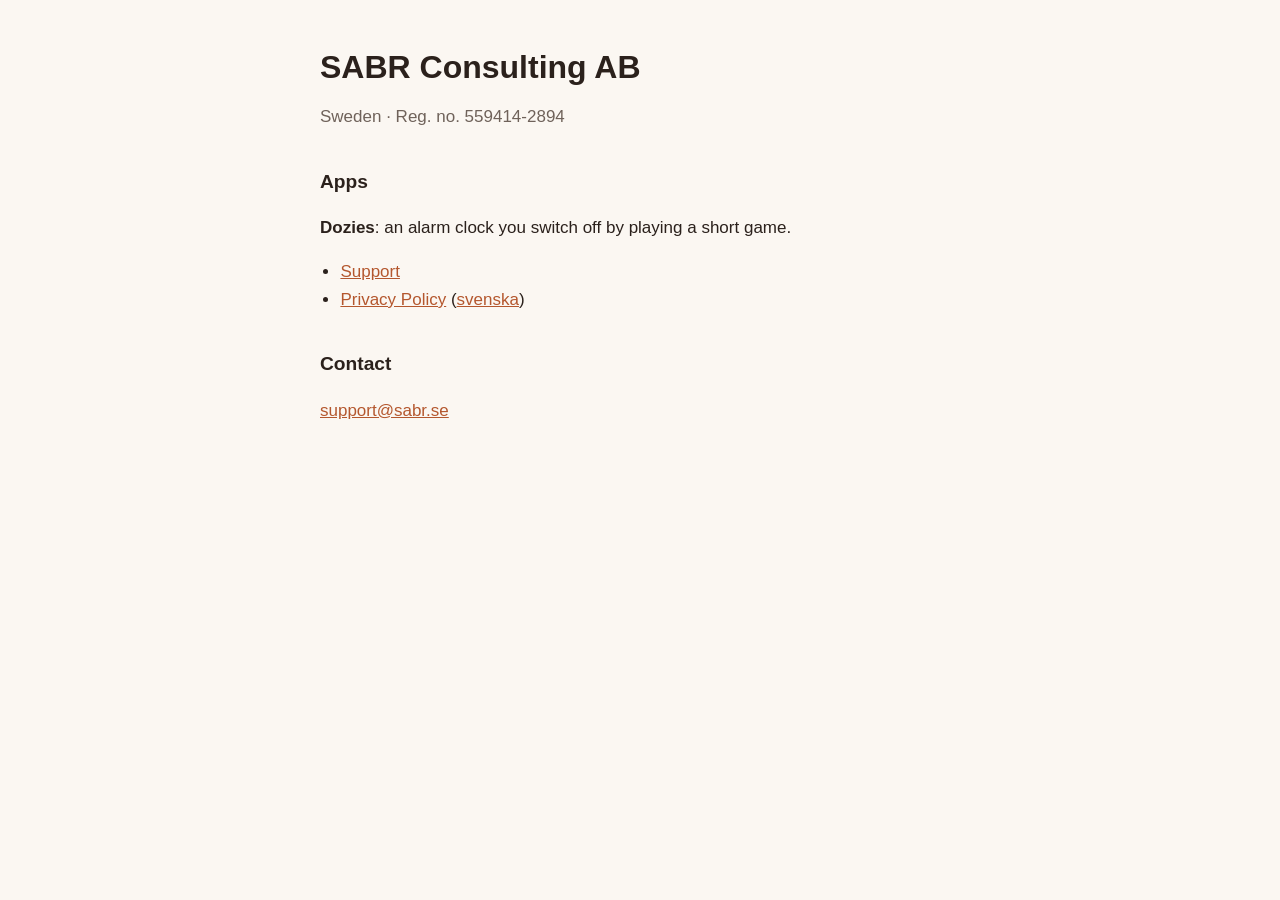
<file: index.html>
<!doctype html>
<html lang="en">
<head>
<meta charset="utf-8">
<meta name="viewport" content="width=device-width, initial-scale=1">
<title>SABR Consulting AB</title>
<link rel="stylesheet" href="/style.css">
</head>
<body>
<main>
<h1>SABR Consulting AB</h1>
<p class="muted">Sweden · Reg. no. 559414-2894</p>

<h2>Apps</h2>
<p><strong>Dozies</strong>: an alarm clock you switch off by playing a short game.</p>
<ul>
  <li><a href="/dozies/support/">Support</a></li>
  <li><a href="/dozies/privacy/">Privacy Policy</a> (<a href="/dozies/integritet/" hreflang="sv">svenska</a>)</li>
</ul>

<h2>Contact</h2>
<p><a href="mailto:support@sabr.se">support@sabr.se</a></p>
</main>
</body>
</html>
</file>
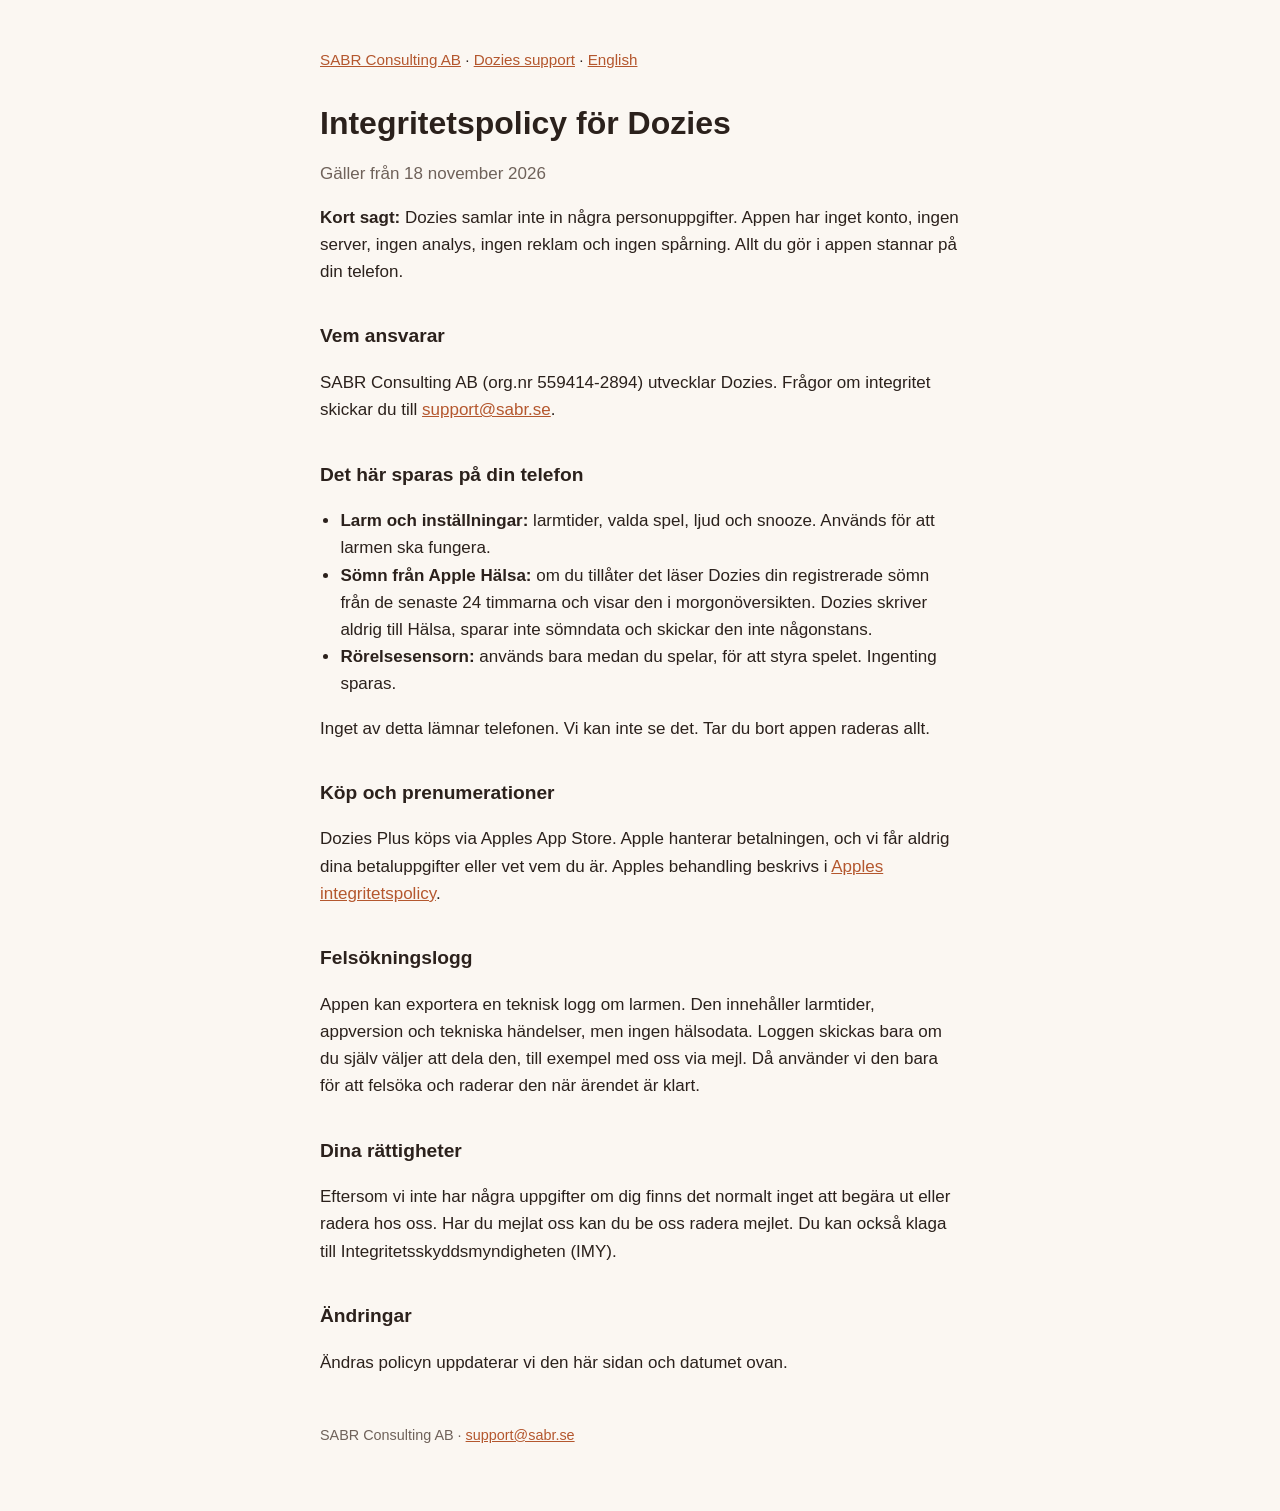
<file: dozies/integritet/index.html>
<!doctype html>
<html lang="sv">
<head>
<meta charset="utf-8">
<meta name="viewport" content="width=device-width, initial-scale=1">
<title>Dozies – Integritetspolicy</title>
<link rel="stylesheet" href="/style.css">
</head>
<body>
<main>
<nav><a href="/">SABR Consulting AB</a> · <a href="/dozies/support/">Dozies support</a> · <a href="/dozies/privacy/" hreflang="en">English</a></nav>
<h1>Integritetspolicy för Dozies</h1>
<p class="muted">Gäller från 18 november 2026</p>

<p><strong>Kort sagt:</strong> Dozies samlar inte in några personuppgifter. Appen har inget konto, ingen server, ingen analys, ingen reklam och ingen spårning. Allt du gör i appen stannar på din telefon.</p>

<h2>Vem ansvarar</h2>
<p>SABR Consulting AB (org.nr 559414-2894) utvecklar Dozies. Frågor om integritet skickar du till <a href="mailto:support@sabr.se">support@sabr.se</a>.</p>

<h2>Det här sparas på din telefon</h2>
<ul>
  <li><strong>Larm och inställningar:</strong> larmtider, valda spel, ljud och snooze. Används för att larmen ska fungera.</li>
  <li><strong>Sömn från Apple Hälsa:</strong> om du tillåter det läser Dozies din registrerade sömn från de senaste 24 timmarna och visar den i morgonöversikten. Dozies skriver aldrig till Hälsa, sparar inte sömndata och skickar den inte någonstans.</li>
  <li><strong>Rörelsesensorn:</strong> används bara medan du spelar, för att styra spelet. Ingenting sparas.</li>
</ul>
<p>Inget av detta lämnar telefonen. Vi kan inte se det. Tar du bort appen raderas allt.</p>

<h2>Köp och prenumerationer</h2>
<p>Dozies Plus köps via Apples App Store. Apple hanterar betalningen, och vi får aldrig dina betaluppgifter eller vet vem du är. Apples behandling beskrivs i <a href="https://www.apple.com/se/legal/privacy/">Apples integritetspolicy</a>.</p>

<h2>Felsökningslogg</h2>
<p>Appen kan exportera en teknisk logg om larmen. Den innehåller larmtider, appversion och tekniska händelser, men ingen hälsodata. Loggen skickas bara om du själv väljer att dela den, till exempel med oss via mejl. Då använder vi den bara för att felsöka och raderar den när ärendet är klart.</p>

<h2>Dina rättigheter</h2>
<p>Eftersom vi inte har några uppgifter om dig finns det normalt inget att begära ut eller radera hos oss. Har du mejlat oss kan du be oss radera mejlet. Du kan också klaga till Integritetsskyddsmyndigheten (IMY).</p>

<h2>Ändringar</h2>
<p>Ändras policyn uppdaterar vi den här sidan och datumet ovan.</p>

<footer>SABR Consulting AB · <a href="mailto:support@sabr.se">support@sabr.se</a></footer>
</main>
</body>
</html>
</file>
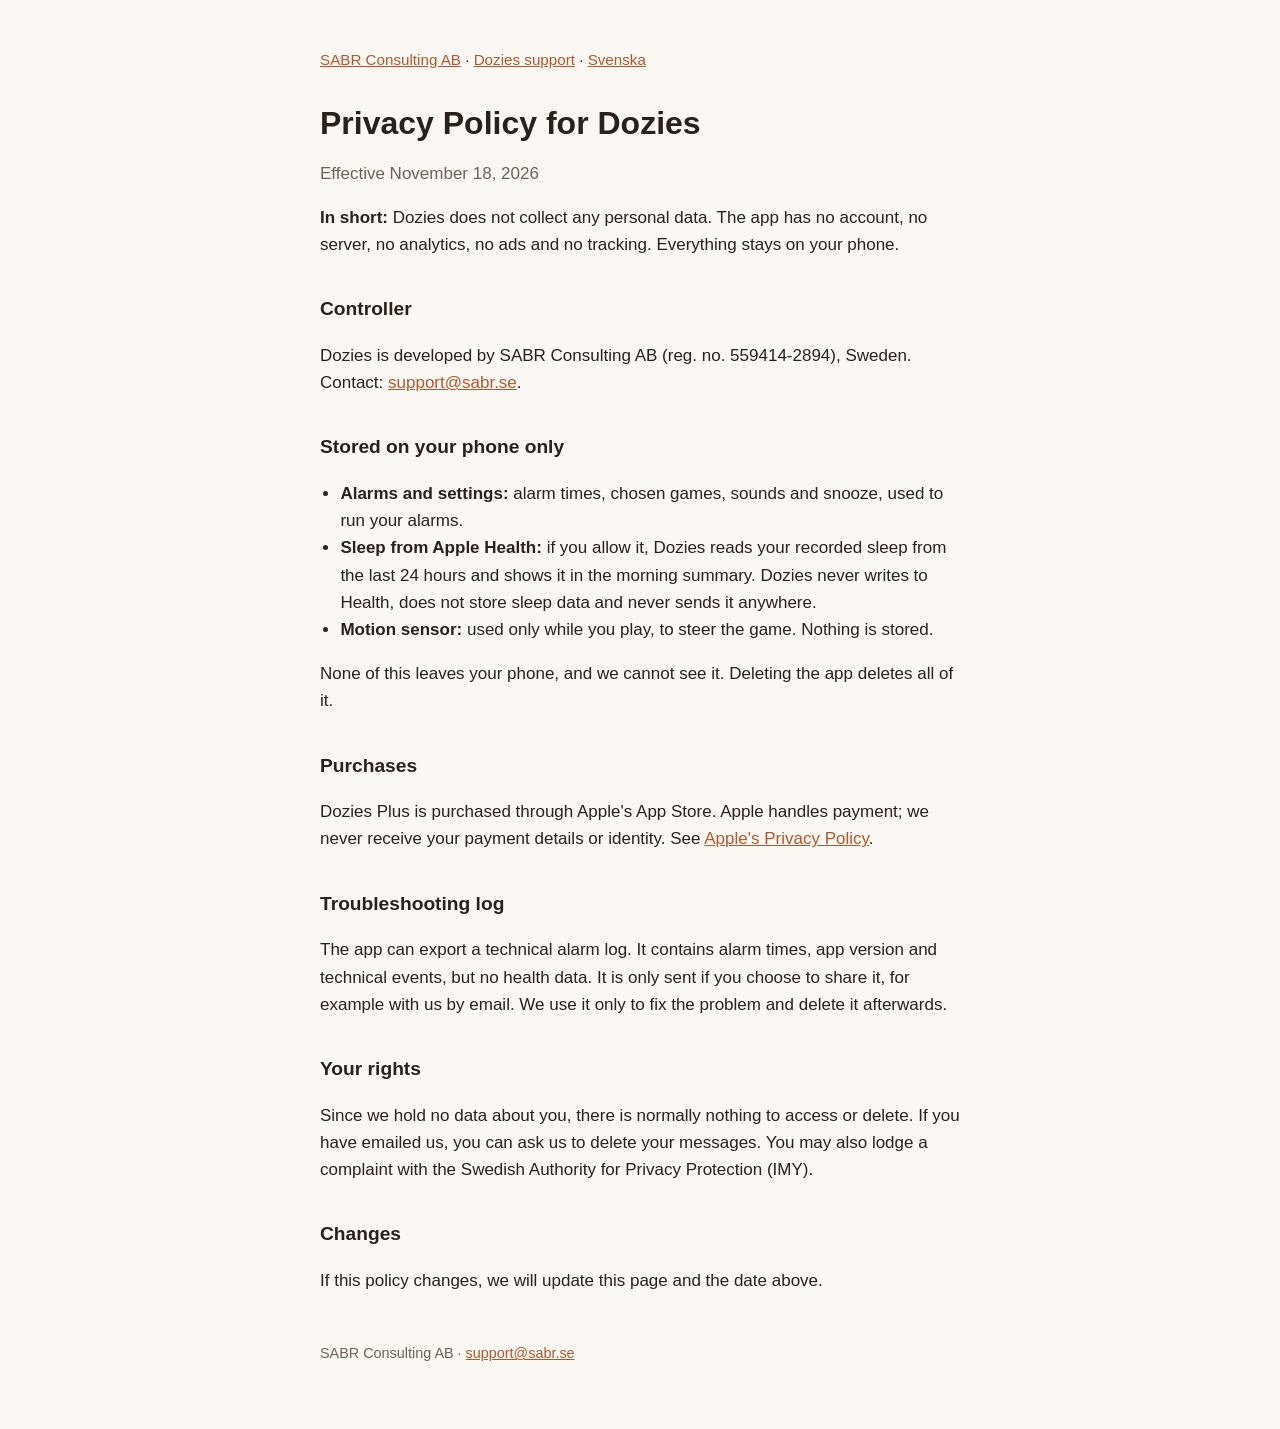
<file: dozies/privacy/index.html>
<!doctype html>
<html lang="en">
<head>
<meta charset="utf-8">
<meta name="viewport" content="width=device-width, initial-scale=1">
<title>Dozies – Privacy Policy</title>
<link rel="stylesheet" href="/style.css">
</head>
<body>
<main>
<nav><a href="/">SABR Consulting AB</a> · <a href="/dozies/support/">Dozies support</a> · <a href="/dozies/integritet/" hreflang="sv">Svenska</a></nav>
<h1>Privacy Policy for Dozies</h1>
<p class="muted">Effective November 18, 2026</p>
<p><strong>In short:</strong> Dozies does not collect any personal data. The app has no account, no server, no analytics, no ads and no tracking. Everything stays on your phone.</p>
<h2>Controller</h2>
<p>Dozies is developed by SABR Consulting AB (reg. no. 559414-2894), Sweden. Contact: <a href="mailto:support@sabr.se">support@sabr.se</a>.</p>
<h2>Stored on your phone only</h2>
<ul>
  <li><strong>Alarms and settings:</strong> alarm times, chosen games, sounds and snooze, used to run your alarms.</li>
  <li><strong>Sleep from Apple Health:</strong> if you allow it, Dozies reads your recorded sleep from the last 24 hours and shows it in the morning summary. Dozies never writes to Health, does not store sleep data and never sends it anywhere.</li>
  <li><strong>Motion sensor:</strong> used only while you play, to steer the game. Nothing is stored.</li>
</ul>
<p>None of this leaves your phone, and we cannot see it. Deleting the app deletes all of it.</p>
<h2>Purchases</h2>
<p>Dozies Plus is purchased through Apple's App Store. Apple handles payment; we never receive your payment details or identity. See <a href="https://www.apple.com/legal/privacy/">Apple's Privacy Policy</a>.</p>
<h2>Troubleshooting log</h2>
<p>The app can export a technical alarm log. It contains alarm times, app version and technical events, but no health data. It is only sent if you choose to share it, for example with us by email. We use it only to fix the problem and delete it afterwards.</p>
<h2>Your rights</h2>
<p>Since we hold no data about you, there is normally nothing to access or delete. If you have emailed us, you can ask us to delete your messages. You may also lodge a complaint with the Swedish Authority for Privacy Protection (IMY).</p>
<h2>Changes</h2>
<p>If this policy changes, we will update this page and the date above.</p>

<footer>SABR Consulting AB · <a href="mailto:support@sabr.se">support@sabr.se</a></footer>
</main>
</body>
</html>
</file>
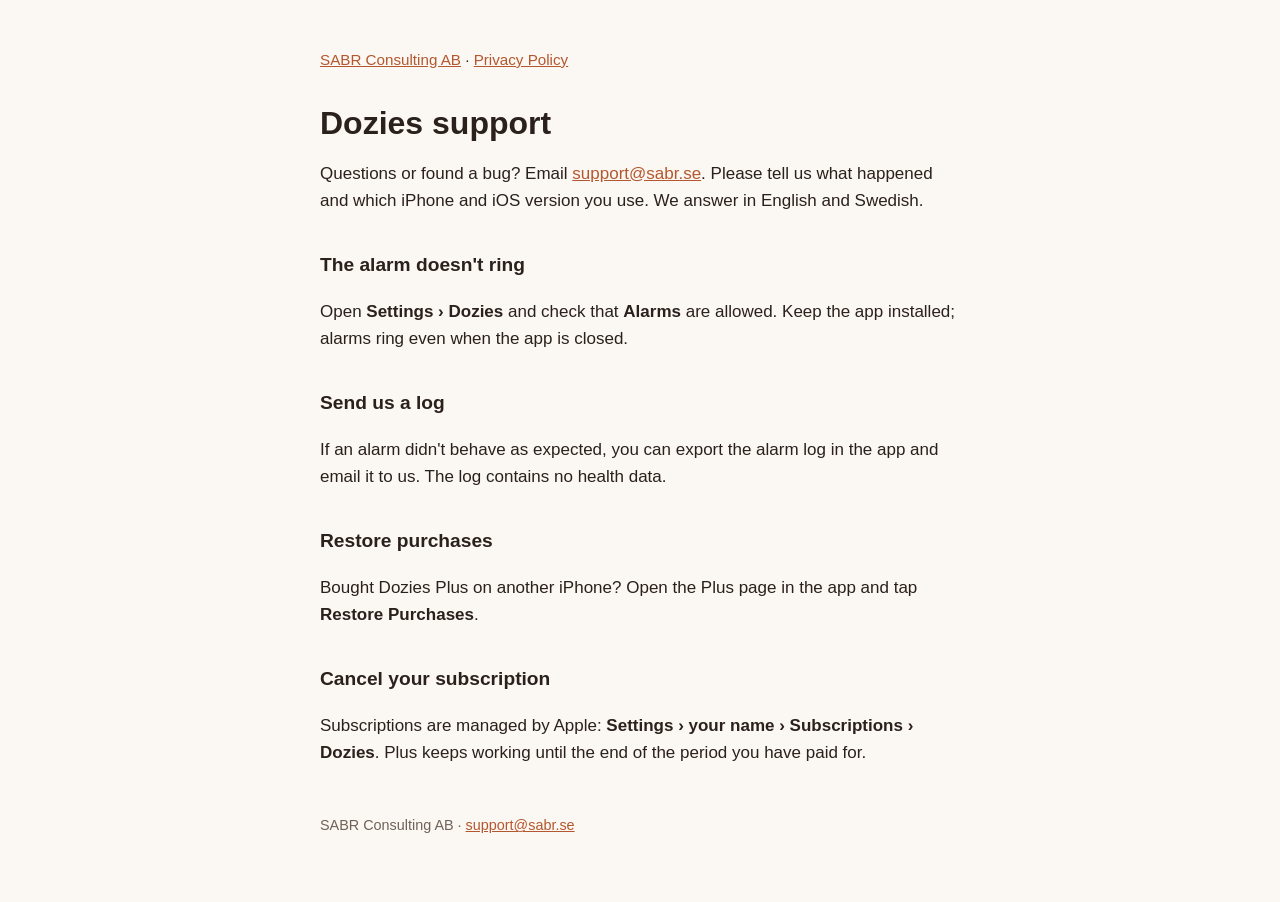
<file: dozies/support/index.html>
<!doctype html>
<html lang="en">
<head>
<meta charset="utf-8">
<meta name="viewport" content="width=device-width, initial-scale=1">
<title>Dozies – Support</title>
<link rel="stylesheet" href="/style.css">
</head>
<body>
<main>
<nav><a href="/">SABR Consulting AB</a> · <a href="/dozies/privacy/">Privacy Policy</a></nav>
<h1>Dozies support</h1>
<p>Questions or found a bug? Email <a href="mailto:support@sabr.se">support@sabr.se</a>. Please tell us what happened and which iPhone and iOS version you use. We answer in English and Swedish.</p>

<h2>The alarm doesn't ring</h2>
<p>Open <strong>Settings › Dozies</strong> and check that <strong>Alarms</strong> are allowed. Keep the app installed; alarms ring even when the app is closed.</p>

<h2>Send us a log</h2>
<p>If an alarm didn't behave as expected, you can export the alarm log in the app and email it to us. The log contains no health data.</p>

<h2>Restore purchases</h2>
<p>Bought Dozies Plus on another iPhone? Open the Plus page in the app and tap <strong>Restore Purchases</strong>.</p>

<h2>Cancel your subscription</h2>
<p>Subscriptions are managed by Apple: <strong>Settings › your name › Subscriptions › Dozies</strong>. Plus keeps working until the end of the period you have paid for.</p>

<footer>SABR Consulting AB · <a href="mailto:support@sabr.se">support@sabr.se</a></footer>
</main>
</body>
</html>
</file>
<file: style.css>
:root { --bg:#fbf7f2; --text:#2b211c; --muted:#6f625a; --line:#e6ddd3; --accent:#b4572e; }
@media (prefers-color-scheme: dark) { :root { --bg:#1b1715; --text:#f3ece6; --muted:#b5a89f; --line:#3a322d; --accent:#f08a5d; } }
* { box-sizing:border-box; }
body { margin:0; background:var(--bg); color:var(--text); font:17px/1.6 -apple-system, BlinkMacSystemFont, "Segoe UI", Roboto, sans-serif; }
main { max-width:680px; margin:0 auto; padding:48px 20px 64px; }
h1 { font-size:2rem; line-height:1.2; margin:0 0 8px; }
h2 { font-size:1.2rem; margin:36px 0 8px; }
p, li { color:var(--text); }
.muted { color:var(--muted); }
a { color:var(--accent); }
ul { padding-left:1.2em; }
hr { border:0; border-top:1px solid var(--line); margin:40px 0; }
footer { margin-top:48px; font-size:.9rem; color:var(--muted); }
nav { font-size:.95rem; margin-bottom:32px; }
</file>
